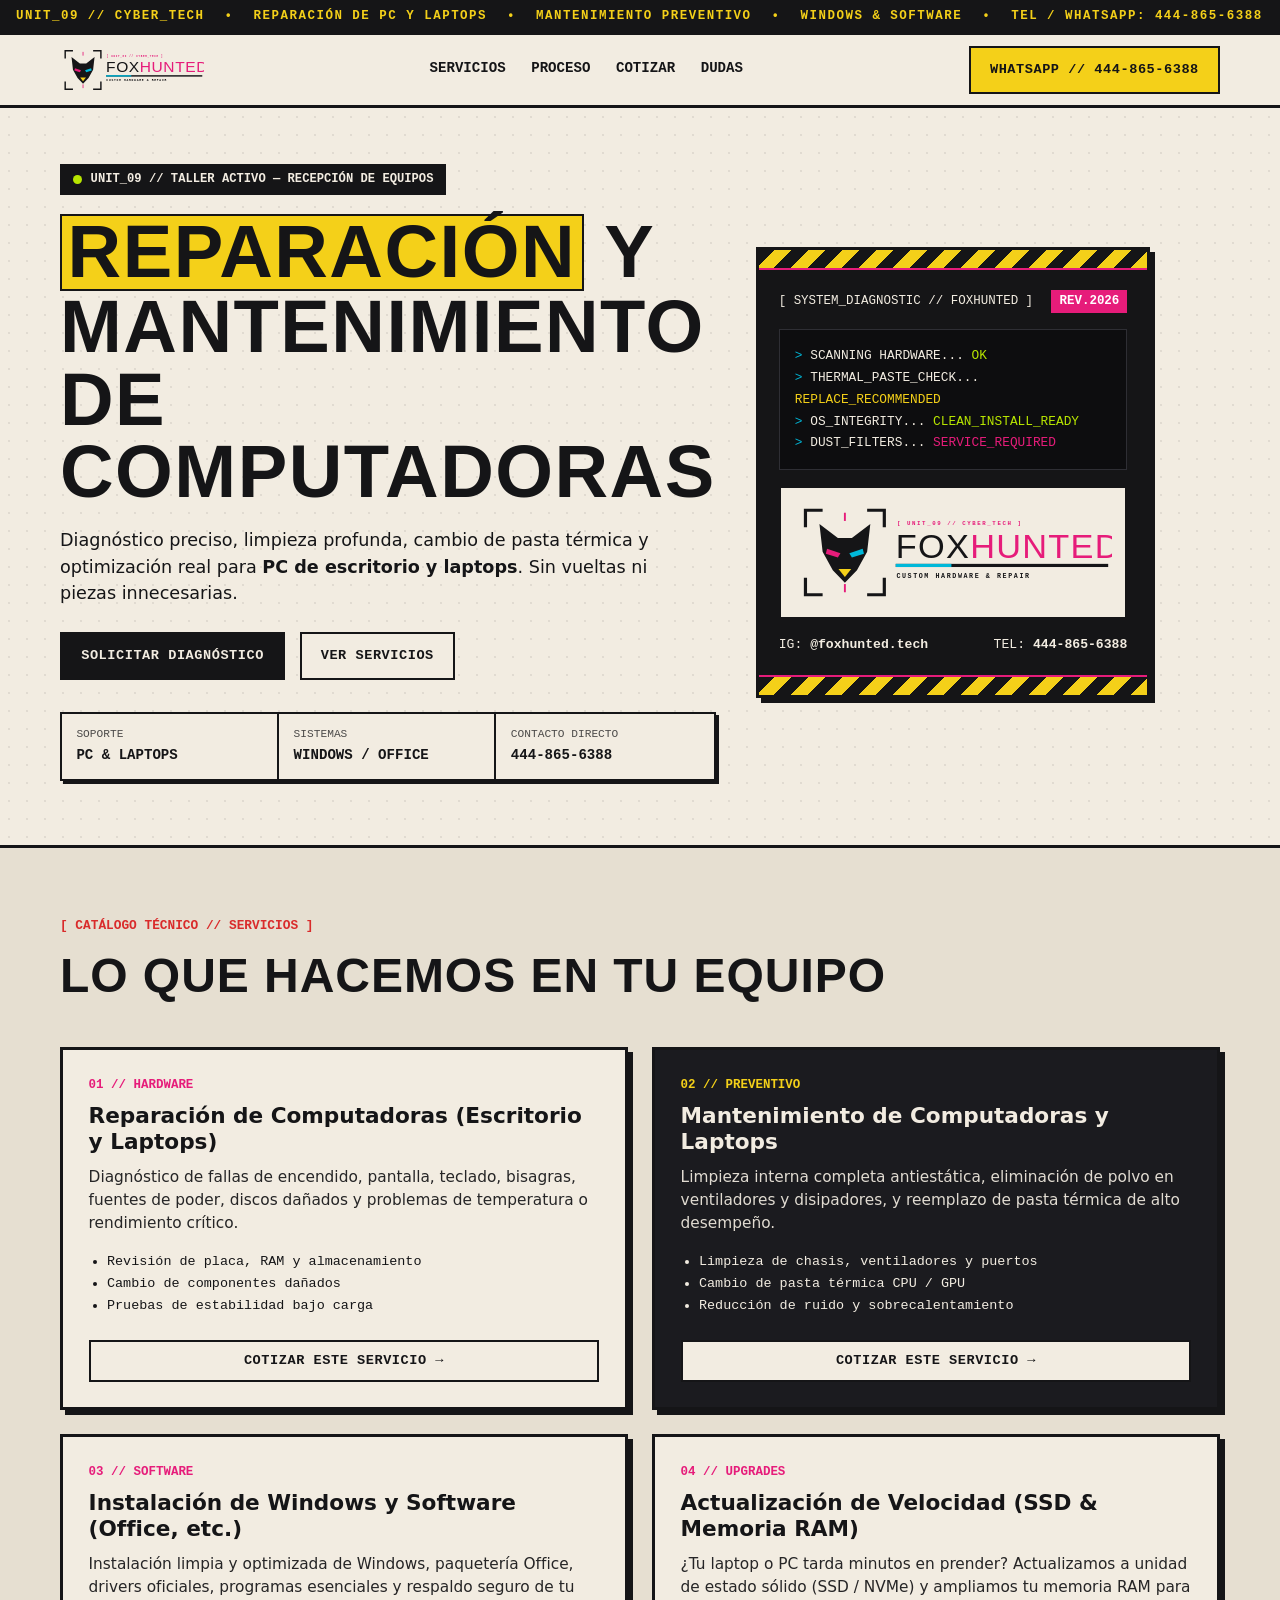
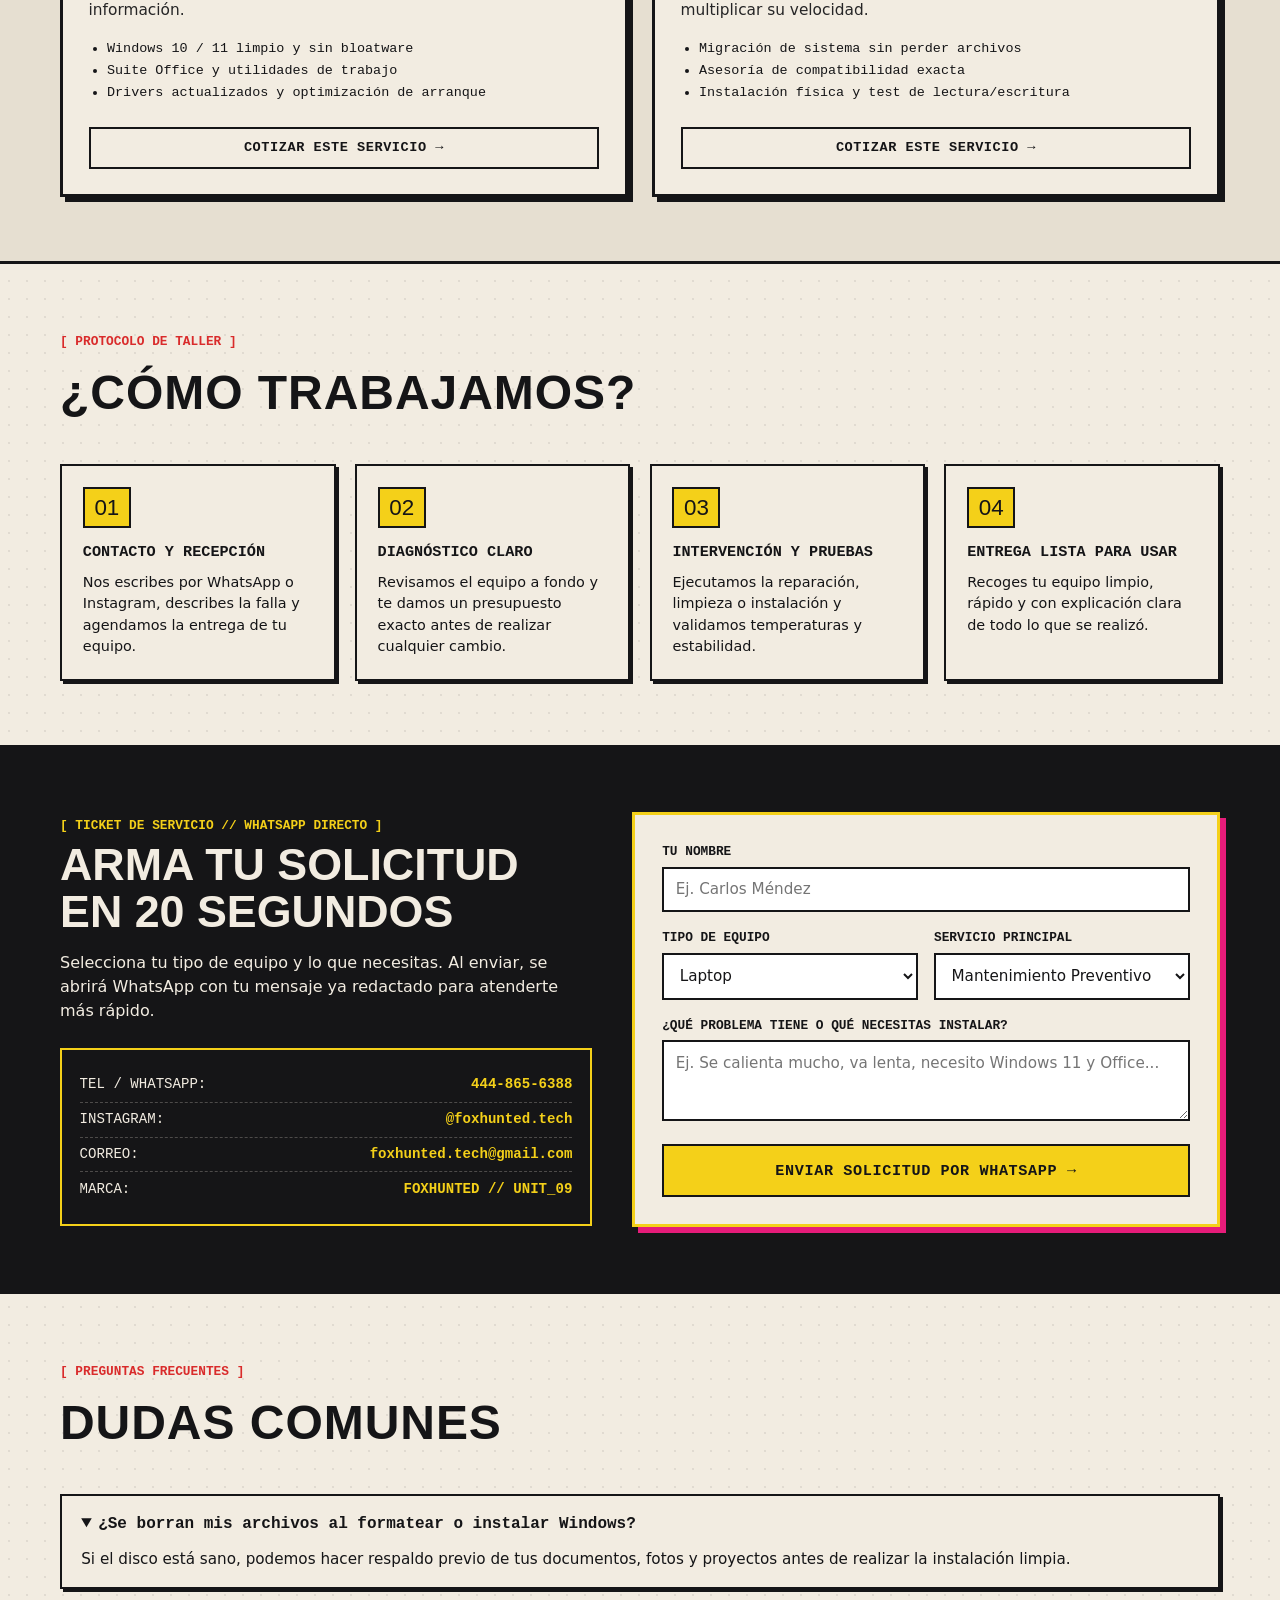
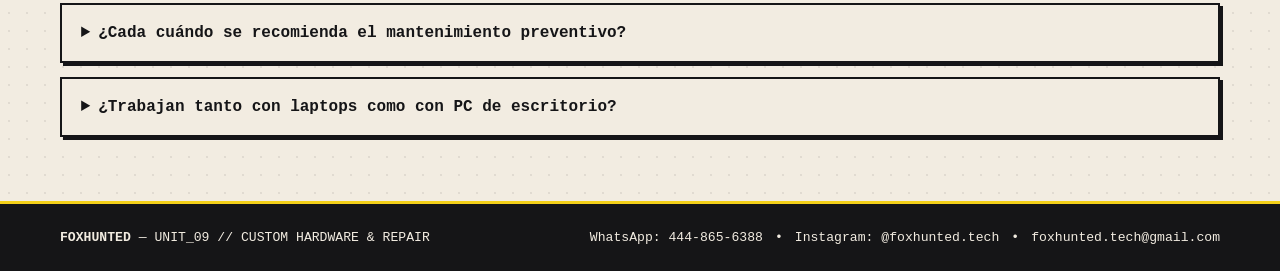
<file: index.html>
<!DOCTYPE html>
<html lang="es">
<head>
  <meta charset="UTF-8" />
  <meta name="viewport" content="width=device-width, initial-scale=1.0" />
  <meta http-equiv="Content-Security-Policy" content="default-src 'self'; style-src 'self' 'unsafe-inline' https://fonts.googleapis.com; font-src 'self' https://fonts.gstatic.com; img-src 'self' data:; script-src 'self'; connect-src 'none'; object-src 'none'; base-uri 'self'; form-action 'self' https://wa.me;" />
  <meta name="referrer" content="strict-origin-when-cross-origin" />
  <title>FOXHUNTED // Reparación y Mantenimiento de Computadoras</title>
  <link rel="icon" type="image/svg+xml" href="assets/favicon.svg" />
  <link rel="icon" type="image/png" href="assets/FOXHUNTED_IG_Avatar.png" />
  <link rel="apple-touch-icon" href="assets/FOXHUNTED_IG_Avatar.png" />
  <meta name="description" content="FOXHUNTED (UNIT_09 // CYBER_TECH): Reparación, mantenimiento preventivo, optimización e instalación de software para PC de escritorio y laptops." />
  <link rel="preconnect" href="https://fonts.googleapis.com" />
  <link rel="preconnect" href="https://fonts.gstatic.com" crossorigin />
  <link href="https://fonts.googleapis.com/css2?family=Anton&family=IBM+Plex+Mono:wght@400;500;700&family=Space+Grotesk:wght@500;700&display=swap" rel="stylesheet" />
  <link rel="stylesheet" href="css/styles.css" />
</head>
<body>
  <!-- Franja superior técnica -->
  <div class="top-ticker">
    <div class="ticker-track">
      <span>UNIT_09 // CYBER_TECH</span>
      <span>•</span>
      <span>REPARACIÓN DE PC Y LAPTOPS</span>
      <span>•</span>
      <span>MANTENIMIENTO PREVENTIVO</span>
      <span>•</span>
      <span>WINDOWS &amp; SOFTWARE</span>
      <span>•</span>
      <span>TEL / WHATSAPP: 444-865-6388</span>
      <span>•</span>
      <span>IG: @foxhunted.tech</span>
      <span>•</span>
      <span>UNIT_09 // CYBER_TECH</span>
      <span>•</span>
      <span>REPARACIÓN DE PC Y LAPTOPS</span>
    </div>
  </div>

  <!-- Navegación principal -->
  <header class="navbar">
    <div class="container nav-inner">
      <a href="#inicio" class="brand-link" aria-label="FOXHUNTED Inicio">
        <img src="assets/FOXHUNTED_Logo_Color.svg" alt="FOXHUNTED Custom Hardware & Repair" class="nav-logo" />
      </a>

      <nav class="nav-links" id="navLinks">
        <a href="#servicios">Servicios</a>
        <a href="#proceso">Proceso</a>
        <a href="#cotizador">Cotizar</a>
        <a href="#faq">Dudas</a>
      </nav>

      <div class="nav-actions">
        <a href="https://wa.me/524448656388?text=Hola%20FOXHUNTED,%20necesito%20informaci%C3%B3n%20sobre%20reparaci%C3%B3n%20o%20mantenimiento." target="_blank" rel="noopener" class="btn btn-primary">
          WHATSAPP // 444-865-6388
        </a>
        <button class="menu-toggle" id="menuToggle" aria-label="Abrir menú">☰</button>
      </div>
    </div>
  </header>

  <main id="inicio">
    <!-- HERO -->
    <section class="hero">
      <div class="container hero-grid">
        <div class="hero-copy">
          <div class="status-pill">
            <span class="dot-live"></span>
            <span>UNIT_09 // TALLER ACTIVO — RECEPCIÓN DE EQUIPOS</span>
          </div>

          <h1 class="hero-title">
            <span class="highlight-yellow">REPARACIÓN</span> Y<br />
            MANTENIMIENTO<br />
            DE COMPUTADORAS
          </h1>

          <p class="hero-lead">
            Diagnóstico preciso, limpieza profunda, cambio de pasta térmica y optimización real para
            <strong>PC de escritorio y laptops</strong>. Sin vueltas ni piezas innecesarias.
          </p>

          <div class="hero-cta-row">
            <a href="#cotizador" class="btn btn-dark">SOLICITAR DIAGNÓSTICO</a>
            <a href="#servicios" class="btn btn-outline">VER SERVICIOS</a>
          </div>

          <div class="hero-specs">
            <div class="spec-item">
              <span class="spec-label">SOPORTE</span>
              <span class="spec-value">PC &amp; LAPTOPS</span>
            </div>
            <div class="spec-item">
              <span class="spec-label">SISTEMAS</span>
              <span class="spec-value">WINDOWS / OFFICE</span>
            </div>
            <div class="spec-item">
              <span class="spec-label">CONTACTO DIRECTO</span>
              <span class="spec-value">444-865-6388</span>
            </div>
          </div>
        </div>

        <!-- Tarjeta visual estilo Zine / Terminal de Diagnóstico -->
        <div class="hero-card">
          <div class="hazard-strip"></div>
          <div class="hero-card-body">
            <div class="card-header-bar">
              <span>[ SYSTEM_DIAGNOSTIC // FOXHUNTED ]</span>
              <span class="tag-magenta">REV.2026</span>
            </div>

            <div class="terminal-screen">
              <div class="terminal-line"><span class="t-cyan">&gt;</span> SCANNING HARDWARE... <span class="t-lime">OK</span></div>
              <div class="terminal-line"><span class="t-cyan">&gt;</span> THERMAL_PASTE_CHECK... <span class="t-yellow">REPLACE_RECOMMENDED</span></div>
              <div class="terminal-line"><span class="t-cyan">&gt;</span> OS_INTEGRITY... <span class="t-lime">CLEAN_INSTALL_READY</span></div>
              <div class="terminal-line"><span class="t-cyan">&gt;</span> DUST_FILTERS... <span class="t-magenta">SERVICE_REQUIRED</span></div>
            </div>

            <div class="card-logo-box">
              <img src="assets/FOXHUNTED_Logo_Color.svg" alt="FOXHUNTED" />
            </div>

            <div class="card-footer-meta">
              <span>IG: <strong>@foxhunted.tech</strong></span>
              <span>TEL: <strong>444-865-6388</strong></span>
            </div>
          </div>
          <div class="hazard-strip"></div>
        </div>
      </div>
    </section>

    <!-- SERVICIOS -->
    <section id="servicios" class="section-services">
      <div class="container">
        <div class="section-head">
          <span class="eyebrow">[ CATÁLOGO TÉCNICO // SERVICIOS ]</span>
          <h2>LO QUE HACEMOS EN TU EQUIPO</h2>
        </div>

        <div class="services-grid">
          <article class="service-card">
            <div class="service-num">01 // HARDWARE</div>
            <h3>Reparación de Computadoras (Escritorio y Laptops)</h3>
            <p>
              Diagnóstico de fallas de encendido, pantalla, teclado, bisagras, fuentes de poder,
              discos dañados y problemas de temperatura o rendimiento crítico.
            </p>
            <ul class="service-list">
              <li>Revisión de placa, RAM y almacenamiento</li>
              <li>Cambio de componentes dañados</li>
              <li>Pruebas de estabilidad bajo carga</li>
            </ul>
            <button class="btn btn-card" data-service="Reparación de PC o Laptop">COTIZAR ESTE SERVICIO →</button>
          </article>

          <article class="service-card service-card-featured">
            <div class="service-num">02 // PREVENTIVO</div>
            <h3>Mantenimiento de Computadoras y Laptops</h3>
            <p>
              Limpieza interna completa antiestática, eliminación de polvo en ventiladores y disipadores,
              y reemplazo de pasta térmica de alto desempeño.
            </p>
            <ul class="service-list">
              <li>Limpieza de chasis, ventiladores y puertos</li>
              <li>Cambio de pasta térmica CPU / GPU</li>
              <li>Reducción de ruido y sobrecalentamiento</li>
            </ul>
            <button class="btn btn-card" data-service="Mantenimiento Preventivo y Pasta Térmica">COTIZAR ESTE SERVICIO →</button>
          </article>

          <article class="service-card">
            <div class="service-num">03 // SOFTWARE</div>
            <h3>Instalación de Windows y Software (Office, etc.)</h3>
            <p>
              Instalación limpia y optimizada de Windows, paquetería Office, drivers oficiales,
              programas esenciales y respaldo seguro de tu información.
            </p>
            <ul class="service-list">
              <li>Windows 10 / 11 limpio y sin bloatware</li>
              <li>Suite Office y utilidades de trabajo</li>
              <li>Drivers actualizados y optimización de arranque</li>
            </ul>
            <button class="btn btn-card" data-service="Instalación de Windows y Software (Office)">COTIZAR ESTE SERVICIO →</button>
          </article>

          <article class="service-card">
            <div class="service-num">04 // UPGRADES</div>
            <h3>Actualización de Velocidad (SSD &amp; Memoria RAM)</h3>
            <p>
              ¿Tu laptop o PC tarda minutos en prender? Actualizamos a unidad de estado sólido (SSD / NVMe)
              y ampliamos tu memoria RAM para multiplicar su velocidad.
            </p>
            <ul class="service-list">
              <li>Migración de sistema sin perder archivos</li>
              <li>Asesoría de compatibilidad exacta</li>
              <li>Instalación física y test de lectura/escritura</li>
            </ul>
            <button class="btn btn-card" data-service="Upgrade de SSD o Memoria RAM">COTIZAR ESTE SERVICIO →</button>
          </article>
        </div>
      </div>
    </section>

    <!-- PROCESO DE TRABAJO -->
    <section id="proceso" class="section-process">
      <div class="container">
        <div class="section-head">
          <span class="eyebrow">[ PROTOCOLO DE TALLER ]</span>
          <h2>¿CÓMO TRABAJAMOS?</h2>
        </div>

        <div class="process-grid">
          <div class="process-step">
            <div class="step-badge">01</div>
            <h4>CONTACTO Y RECEPCIÓN</h4>
            <p>Nos escribes por WhatsApp o Instagram, describes la falla y agendamos la entrega de tu equipo.</p>
          </div>
          <div class="process-step">
            <div class="step-badge">02</div>
            <h4>DIAGNÓSTICO CLARO</h4>
            <p>Revisamos el equipo a fondo y te damos un presupuesto exacto antes de realizar cualquier cambio.</p>
          </div>
          <div class="process-step">
            <div class="step-badge">03</div>
            <h4>INTERVENCIÓN Y PRUEBAS</h4>
            <p>Ejecutamos la reparación, limpieza o instalación y validamos temperaturas y estabilidad.</p>
          </div>
          <div class="process-step">
            <div class="step-badge">04</div>
            <h4>ENTREGA LISTA PARA USAR</h4>
            <p>Recoges tu equipo limpio, rápido y con explicación clara de todo lo que se realizó.</p>
          </div>
        </div>
      </div>
    </section>

    <!-- COTIZADOR INTERACTIVO -->
    <section id="cotizador" class="section-quote">
      <div class="container quote-layout">
        <div class="quote-info">
          <span class="eyebrow">[ TICKET DE SERVICIO // WHATSAPP DIRECTO ]</span>
          <h2>ARMA TU SOLICITUD EN 20 SEGUNDOS</h2>
          <p>
            Selecciona tu tipo de equipo y lo que necesitas. Al enviar, se abrirá WhatsApp con tu
            mensaje ya redactado para atenderte más rápido.
          </p>

          <div class="contact-box">
            <div class="contact-row">
              <span class="contact-k">TEL / WHATSAPP:</span>
              <a href="tel:4448656388" class="contact-v">444-865-6388</a>
            </div>
            <div class="contact-row">
              <span class="contact-k">INSTAGRAM:</span>
              <a href="https://instagram.com/foxhunted.tech" target="_blank" rel="noopener noreferrer" class="contact-v">@foxhunted.tech</a>
            </div>
            <div class="contact-row">
              <span class="contact-k">CORREO:</span>
              <a href="mailto:foxhunted.tech@gmail.com" class="contact-v">foxhunted.tech@gmail.com</a>
            </div>
            <div class="contact-row">
              <span class="contact-k">MARCA:</span>
              <span class="contact-v">FOXHUNTED // UNIT_09</span>
            </div>
          </div>
        </div>

        <form class="quote-form" id="quoteForm" autocomplete="off">
          <!-- Campo honeypot invisible para frenar bots automatizados -->
          <div class="hp-field" aria-hidden="true">
            <label for="companyWebsite">No llenar este campo</label>
            <input type="text" id="companyWebsite" name="companyWebsite" tabindex="-1" autocomplete="off" />
          </div>

          <div class="form-group">
            <label for="clientName">Tu nombre</label>
            <input type="text" id="clientName" maxlength="60" placeholder="Ej. Carlos Méndez" required />
          </div>

          <div class="form-row">
            <div class="form-group">
              <label for="deviceType">Tipo de equipo</label>
              <select id="deviceType">
                <option value="Laptop">Laptop</option>
                <option value="PC de Escritorio">PC de Escritorio</option>
                <option value="All-in-One">All-in-One</option>
              </select>
            </div>

            <div class="form-group">
              <label for="serviceSelect">Servicio principal</label>
              <select id="serviceSelect">
                <option value="Mantenimiento Preventivo y Pasta Térmica">Mantenimiento Preventivo</option>
                <option value="Reparación de PC o Laptop">Reparación de Hardware</option>
                <option value="Instalación de Windows y Software (Office)">Windows y Software (Office)</option>
                <option value="Upgrade de SSD o Memoria RAM">Upgrade SSD / RAM</option>
              </select>
            </div>
          </div>

          <div class="form-group">
            <label for="issueDetails">¿Qué problema tiene o qué necesitas instalar?</label>
            <textarea id="issueDetails" rows="3" maxlength="350" placeholder="Ej. Se calienta mucho, va lenta, necesito Windows 11 y Office..."></textarea>
          </div>

          <button type="submit" class="btn btn-primary btn-full">
            ENVIAR SOLICITUD POR WHATSAPP →
          </button>
        </form>
      </div>
    </section>

    <!-- FAQ -->
    <section id="faq" class="section-faq">
      <div class="container">
        <div class="section-head">
          <span class="eyebrow">[ PREGUNTAS FRECUENTES ]</span>
          <h2>DUDAS COMUNES</h2>
        </div>

        <div class="faq-list">
          <details class="faq-item" open>
            <summary>¿Se borran mis archivos al formatear o instalar Windows?</summary>
            <p>Si el disco está sano, podemos hacer respaldo previo de tus documentos, fotos y proyectos antes de realizar la instalación limpia.</p>
          </details>
          <details class="faq-item">
            <summary>¿Cada cuándo se recomienda el mantenimiento preventivo?</summary>
            <p>Lo ideal es cada 6 a 12 meses, dependiendo del uso y el polvo del lugar donde trabajes. Si el ventilador suena fuerte o se calienta, ya es momento.</p>
          </details>
          <details class="faq-item">
            <summary>¿Trabajan tanto con laptops como con PC de escritorio?</summary>
            <p>Sí, atendemos laptops de estudio, trabajo o gaming y computadoras de escritorio armadas o de marca.</p>
          </details>
        </div>
      </div>
    </section>
  </main>

  <footer class="footer">
    <div class="container footer-inner">
      <div class="footer-brand">
        <strong>FOXHUNTED</strong> — UNIT_09 // CUSTOM HARDWARE &amp; REPAIR
      </div>
      <div class="footer-meta">
        <span>WhatsApp: 444-865-6388</span>
        <span>•</span>
        <span>Instagram: @foxhunted.tech</span>
        <span>•</span>
        <span>foxhunted.tech@gmail.com</span>
      </div>
    </div>
  </footer>

  <script src="js/main.js"></script>
</body>
</html>
</file>
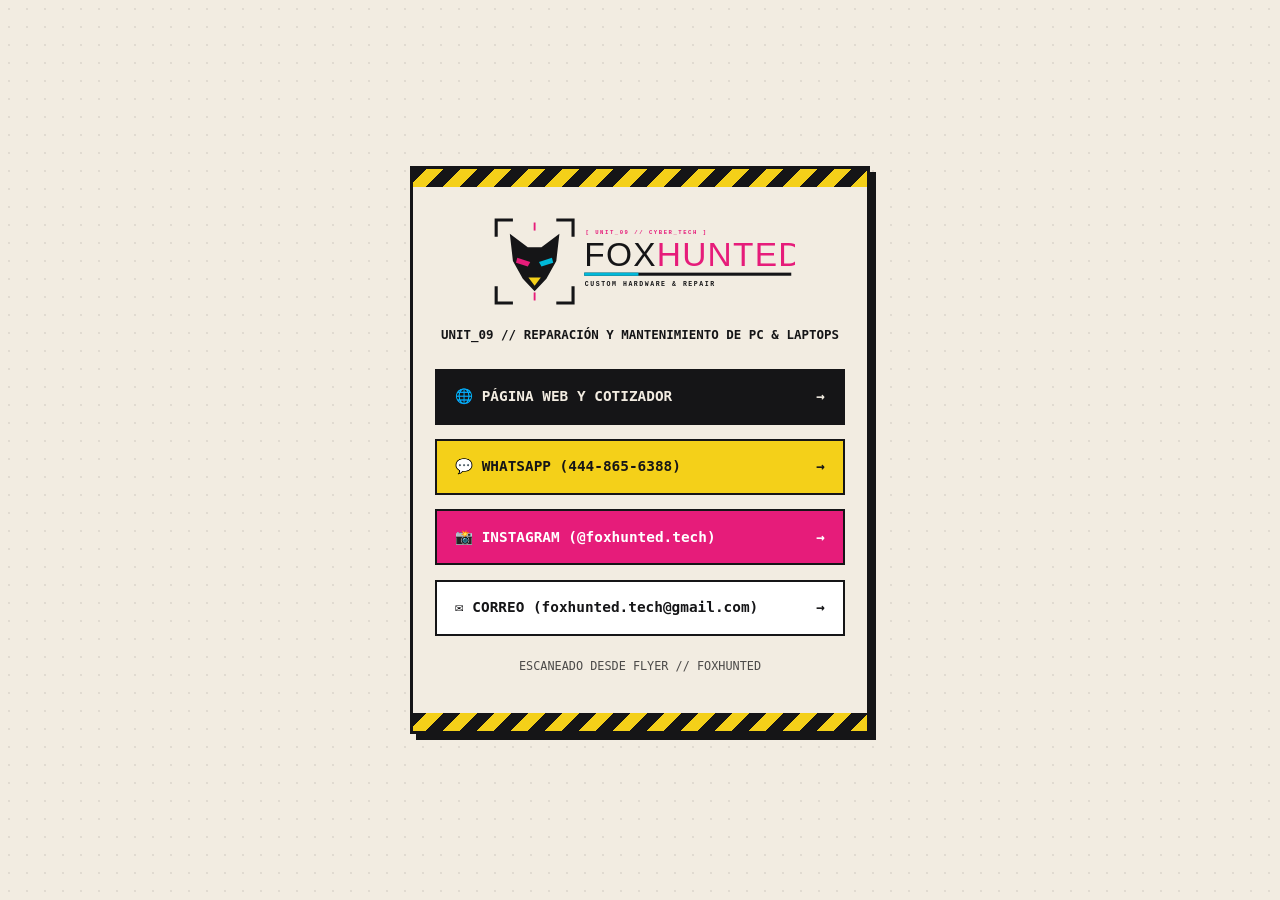
<file: links.html>
<!DOCTYPE html>
<html lang="es">
<head>
  <meta charset="UTF-8" />
  <meta name="viewport" content="width=device-width, initial-scale=1.0" />
  <meta http-equiv="Content-Security-Policy" content="default-src 'self'; style-src 'self' 'unsafe-inline' https://fonts.googleapis.com; font-src 'self' https://fonts.gstatic.com; img-src 'self' data:; script-src 'self'; connect-src 'none'; object-src 'none'; base-uri 'self';" />
  <meta name="referrer" content="strict-origin-when-cross-origin" />
  <title>FOXHUNTED // Enlaces Oficiales</title>
  <link rel="icon" type="image/svg+xml" href="assets/favicon.svg" />
  <link rel="icon" type="image/png" href="assets/FOXHUNTED_IG_Avatar.png" />
  <link rel="apple-touch-icon" href="assets/FOXHUNTED_IG_Avatar.png" />
  <link rel="preconnect" href="https://fonts.googleapis.com" />
  <link rel="preconnect" href="https://fonts.gstatic.com" crossorigin />
  <link href="https://fonts.googleapis.com/css2?family=Anton&family=IBM+Plex+Mono:wght@400;700&family=Space+Grotesk:wght@500;700&display=swap" rel="stylesheet" />
  <link rel="stylesheet" href="css/styles.css" />
  <style>
    .hub-wrap {
      min-height: 100vh;
      display: flex;
      align-items: center;
      justify-content: center;
      padding: 2rem 1rem;
    }
    .hub-card {
      width: min(460px, 100%);
      background: var(--paper);
      border: 3px solid var(--ink);
      box-shadow: 6px 6px 0 var(--ink);
    }
    .hub-body {
      padding: 1.6rem 1.4rem;
    }
    .hub-logo {
      width: 100%;
      max-width: 310px;
      margin: 0 auto 0.9rem;
      display: block;
    }
    .hub-sub {
      text-align: center;
      font-family: var(--font-mono);
      font-size: 0.78rem;
      font-weight: 700;
      margin: 0 0 1.5rem;
    }
    .hub-links {
      display: grid;
      gap: 0.9rem;
    }
    .hub-btn {
      display: flex;
      align-items: center;
      justify-content: space-between;
      padding: 0.95rem 1.1rem;
      border: 2.5px solid var(--ink);
      text-decoration: none;
      font-family: var(--font-mono);
      font-weight: 700;
      font-size: 0.9rem;
      color: var(--ink);
      background: #fff;
      transition: transform 0.12s ease, box-shadow 0.12s ease;
    }
    .hub-btn:hover {
      transform: translate(-2px, -2px);
      box-shadow: 4px 4px 0 var(--ink);
    }
    .hub-btn-wa { background: var(--yellow); }
    .hub-btn-ig { background: var(--magenta); color: #fff; }
    .hub-btn-web { background: var(--ink); color: var(--paper); }
    .hub-foot {
      margin-top: 1.4rem;
      text-align: center;
      font-family: var(--font-mono);
      font-size: 0.74rem;
      opacity: 0.75;
    }
  </style>
</head>
<body>
  <main class="hub-wrap">
    <section class="hub-card">
      <div class="hazard-strip"></div>
      <div class="hub-body">
        <img src="assets/FOXHUNTED_Logo_Color.svg" alt="FOXHUNTED" class="hub-logo" />
        <p class="hub-sub">UNIT_09 // REPARACIÓN Y MANTENIMIENTO DE PC &amp; LAPTOPS</p>

        <div class="hub-links">
          <a href="index.html" class="hub-btn hub-btn-web">
            <span>🌐 PÁGINA WEB Y COTIZADOR</span>
            <span>→</span>
          </a>

          <a href="https://wa.me/524448656388?text=Hola%20FOXHUNTED,%20vengo%20de%20tu%20c%C3%B3digo%20QR%20y%20necesito%20cotizar%20un%20servicio." target="_blank" rel="noopener" class="hub-btn hub-btn-wa">
            <span>💬 WHATSAPP (444-865-6388)</span>
            <span>→</span>
          </a>

          <a href="https://instagram.com/foxhunted.tech" target="_blank" rel="noopener noreferrer" class="hub-btn hub-btn-ig">
            <span>📸 INSTAGRAM (@foxhunted.tech)</span>
            <span>→</span>
          </a>

          <a href="mailto:foxhunted.tech@gmail.com" class="hub-btn">
            <span>✉️ CORREO (foxhunted.tech@gmail.com)</span>
            <span>→</span>
          </a>
        </div>

        <p class="hub-foot">ESCANEADO DESDE FLYER // FOXHUNTED</p>
      </div>
      <div class="hazard-strip"></div>
    </section>
  </main>
</body>
</html>
</file>
<file: css/styles.css>
:root {
  --paper: #f2ece1;
  --paper-dark: #e6dfd1;
  --ink: #151517;
  --yellow: #f4d019;
  --magenta: #e61c7a;
  --cyan: #00b8d9;
  --crimson: #d92b2b;
  --lime: #b8e600;

  --font-display: 'Anton', Impact, 'Arial Black', sans-serif;
  --font-body: 'Space Grotesk', system-ui, -apple-system, sans-serif;
  --font-mono: 'IBM Plex Mono', Consolas, monospace;

  --shadow-hard: 5px 5px 0 var(--ink);
  --shadow-hard-sm: 3px 3px 0 var(--ink);
}

*,
*::before,
*::after {
  box-sizing: border-box;
}

html {
  scroll-behavior: smooth;
}

body {
  margin: 0;
  background-color: var(--paper);
  background-image: radial-gradient(rgba(21, 21, 23, 0.08) 1px, transparent 1px);
  background-size: 18px 18px;
  color: var(--ink);
  font-family: var(--font-body);
  line-height: 1.5;
}

.container {
  width: min(1160px, 92%);
  margin-inline: auto;
}

/* Ticker superior */
.top-ticker {
  background: var(--ink);
  color: var(--yellow);
  font-family: var(--font-mono);
  font-size: 0.78rem;
  font-weight: 700;
  letter-spacing: 0.12em;
  overflow: hidden;
  border-bottom: 2px solid var(--ink);
  padding: 0.45rem 0;
}

.ticker-track {
  display: flex;
  gap: 1.25rem;
  white-space: nowrap;
  padding-inline: 1rem;
  animation: tickerScroll 28s linear infinite;
}

@keyframes tickerScroll {
  0% { transform: translateX(0); }
  100% { transform: translateX(-35%); }
}

/* Navbar */
.navbar {
  position: sticky;
  top: 0;
  z-index: 50;
  background: var(--paper);
  border-bottom: 3px solid var(--ink);
}

.nav-inner {
  display: flex;
  align-items: center;
  justify-content: space-between;
  gap: 1rem;
  padding: 0.7rem 0;
}

.nav-logo {
  height: 46px;
  width: auto;
  display: block;
}

.nav-links {
  display: flex;
  gap: 1.6rem;
  font-family: var(--font-mono);
  font-size: 0.88rem;
  font-weight: 700;
  text-transform: uppercase;
}

.nav-links a {
  color: var(--ink);
  text-decoration: none;
  border-bottom: 2px solid transparent;
  transition: border-color 0.15s ease;
}

.nav-links a:hover {
  border-bottom-color: var(--magenta);
}

.nav-actions {
  display: flex;
  align-items: center;
  gap: 0.75rem;
}

.menu-toggle {
  display: none;
  background: var(--yellow);
  border: 2px solid var(--ink);
  font-size: 1.2rem;
  padding: 0.3rem 0.65rem;
  cursor: pointer;
}

/* Botones */
.btn {
  display: inline-flex;
  align-items: center;
  justify-content: center;
  font-family: var(--font-mono);
  font-weight: 700;
  font-size: 0.85rem;
  letter-spacing: 0.04em;
  text-decoration: none;
  padding: 0.72rem 1.2rem;
  border: 2.5px solid var(--ink);
  cursor: pointer;
  transition: transform 0.12s ease, box-shadow 0.12s ease;
}

.btn:hover {
  transform: translate(-2px, -2px);
  box-shadow: var(--shadow-hard-sm);
}

.btn-primary {
  background: var(--yellow);
  color: var(--ink);
}

.btn-dark {
  background: var(--ink);
  color: var(--paper);
}

.btn-outline {
  background: var(--paper);
  color: var(--ink);
}

.btn-card {
  width: 100%;
  margin-top: auto;
  background: var(--paper);
  color: var(--ink);
}

.btn-card:hover {
  background: var(--yellow);
}

.btn-full {
  width: 100%;
  padding: 0.95rem;
  font-size: 0.95rem;
}

/* Hero */
.hero {
  padding: 3.5rem 0 4rem;
}

.hero-grid {
  display: grid;
  grid-template-columns: 1.15fr 0.85fr;
  gap: 2.5rem;
  align-items: center;
}

.status-pill {
  display: inline-flex;
  align-items: center;
  gap: 0.55rem;
  background: var(--ink);
  color: var(--paper);
  font-family: var(--font-mono);
  font-size: 0.76rem;
  font-weight: 700;
  padding: 0.4rem 0.8rem;
  margin-bottom: 1.2rem;
}

.dot-live {
  width: 9px;
  height: 9px;
  border-radius: 50%;
  background: var(--lime);
  display: inline-block;
}

.hero-title {
  font-family: var(--font-display);
  font-size: clamp(2.8rem, 5.8vw, 4.7rem);
  line-height: 0.98;
  letter-spacing: 0.02em;
  margin: 0 0 1.15rem;
  text-transform: uppercase;
}

.highlight-yellow {
  background: var(--yellow);
  padding: 0 0.35rem;
  border: 2.5px solid var(--ink);
  display: inline-block;
}

.hero-lead {
  font-size: 1.1rem;
  max-width: 54ch;
  margin: 0 0 1.6rem;
}

.hero-cta-row {
  display: flex;
  flex-wrap: wrap;
  gap: 0.9rem;
  margin-bottom: 2rem;
}

.hero-specs {
  display: grid;
  grid-template-columns: repeat(3, 1fr);
  border: 2.5px solid var(--ink);
  background: var(--paper);
  box-shadow: var(--shadow-hard-sm);
}

.spec-item {
  padding: 0.75rem 0.9rem;
  border-right: 2px solid var(--ink);
}

.spec-item:last-child {
  border-right: none;
}

.spec-label {
  display: block;
  font-family: var(--font-mono);
  font-size: 0.7rem;
  opacity: 0.75;
}

.spec-value {
  font-family: var(--font-mono);
  font-size: 0.88rem;
  font-weight: 700;
}

/* Hero Card */
.hero-card {
  border: 3px solid var(--ink);
  background: var(--ink);
  box-shadow: var(--shadow-hard);
}

.hazard-strip {
  height: 18px;
  background: repeating-linear-gradient(
    -45deg,
    var(--yellow),
    var(--yellow) 12px,
    var(--ink) 12px,
    var(--ink) 24px
  );
}

.hero-card-body {
  padding: 1.25rem;
  background: var(--ink);
  color: var(--paper);
  border-top: 2px solid var(--magenta);
  border-bottom: 2px solid var(--magenta);
}

.card-header-bar {
  display: flex;
  justify-content: space-between;
  align-items: center;
  font-family: var(--font-mono);
  font-size: 0.78rem;
  margin-bottom: 1rem;
}

.tag-magenta {
  background: var(--magenta);
  color: #fff;
  padding: 0.15rem 0.5rem;
  font-weight: 700;
}

.terminal-screen {
  background: #0d0d0f;
  border: 1.5px solid #2e2e34;
  padding: 0.95rem;
  font-family: var(--font-mono);
  font-size: 0.8rem;
  line-height: 1.7;
  margin-bottom: 1rem;
}

.t-cyan { color: var(--cyan); }
.t-lime { color: var(--lime); }
.t-yellow { color: var(--yellow); }
.t-magenta { color: var(--magenta); }

.card-logo-box {
  background: var(--paper);
  border: 2px solid var(--ink);
  padding: 0.85rem;
  margin-bottom: 1rem;
}

.card-logo-box img {
  width: 100%;
  height: auto;
  display: block;
}

.card-footer-meta {
  display: flex;
  justify-content: space-between;
  font-family: var(--font-mono);
  font-size: 0.82rem;
  color: var(--paper);
}

/* Secciones comunes */
.section-services,
.section-process,
.section-quote,
.section-faq {
  padding: 4rem 0;
  border-top: 3px solid var(--ink);
}

.section-services {
  background: var(--paper-dark);
}

.section-head {
  margin-bottom: 2.2rem;
}

.eyebrow {
  display: inline-block;
  font-family: var(--font-mono);
  font-size: 0.8rem;
  font-weight: 700;
  color: var(--crimson);
  margin-bottom: 0.35rem;
}

.section-head h2 {
  font-family: var(--font-display);
  font-size: clamp(2rem, 4vw, 3rem);
  margin: 0;
  letter-spacing: 0.02em;
  text-transform: uppercase;
}

/* Grid de Servicios */
.services-grid {
  display: grid;
  grid-template-columns: repeat(2, 1fr);
  gap: 1.5rem;
}

.service-card {
  background: var(--paper);
  border: 3px solid var(--ink);
  padding: 1.6rem;
  box-shadow: var(--shadow-hard);
  display: flex;
  flex-direction: column;
}

.service-card-featured {
  background: #1b1b1f;
  color: var(--paper);
}

.service-num {
  font-family: var(--font-mono);
  font-size: 0.78rem;
  font-weight: 700;
  color: var(--magenta);
  margin-bottom: 0.5rem;
}

.service-card-featured .service-num {
  color: var(--yellow);
}

.service-card h3 {
  font-size: 1.35rem;
  margin: 0 0 0.7rem;
  line-height: 1.2;
}

.service-card p {
  margin: 0 0 1rem;
  font-size: 0.96rem;
  opacity: 0.92;
}

.service-list {
  margin: 0 0 1.4rem;
  padding-left: 1.15rem;
  font-family: var(--font-mono);
  font-size: 0.84rem;
  line-height: 1.65;
}

/* Proceso */
.process-grid {
  display: grid;
  grid-template-columns: repeat(4, 1fr);
  gap: 1.2rem;
}

.process-step {
  background: var(--paper);
  border: 2.5px solid var(--ink);
  padding: 1.3rem;
  box-shadow: var(--shadow-hard-sm);
}

.step-badge {
  display: inline-block;
  background: var(--yellow);
  border: 2px solid var(--ink);
  font-family: var(--font-display);
  font-size: 1.4rem;
  padding: 0.1rem 0.6rem;
  margin-bottom: 0.8rem;
}

.process-step h4 {
  font-family: var(--font-mono);
  font-size: 0.95rem;
  margin: 0 0 0.5rem;
}

.process-step p {
  margin: 0;
  font-size: 0.9rem;
}

/* Cotizador */
.section-quote {
  background: var(--ink);
  color: var(--paper);
}

.section-quote .eyebrow {
  color: var(--yellow);
}

.quote-layout {
  display: grid;
  grid-template-columns: 0.95fr 1.05fr;
  gap: 2.5rem;
  align-items: start;
}

.quote-info h2 {
  font-family: var(--font-display);
  font-size: clamp(2rem, 3.8vw, 2.8rem);
  margin: 0 0 0.9rem;
  line-height: 1.05;
}

.contact-box {
  margin-top: 1.6rem;
  border: 2px solid var(--yellow);
  padding: 1.1rem;
  font-family: var(--font-mono);
  font-size: 0.88rem;
}

.contact-row {
  display: flex;
  justify-content: space-between;
  padding: 0.4rem 0;
  border-bottom: 1px dashed rgba(242, 236, 225, 0.25);
}

.contact-row:last-child {
  border-bottom: none;
}

.contact-v {
  color: var(--yellow);
  text-decoration: none;
  font-weight: 700;
}

.quote-form {
  background: var(--paper);
  color: var(--ink);
  border: 3px solid var(--yellow);
  padding: 1.7rem;
  box-shadow: 6px 6px 0 var(--magenta);
}

.form-row {
  display: grid;
  grid-template-columns: 1fr 1fr;
  gap: 1rem;
}

.form-group {
  margin-bottom: 1rem;
}

.form-group label {
  display: block;
  font-family: var(--font-mono);
  font-size: 0.8rem;
  font-weight: 700;
  margin-bottom: 0.35rem;
  text-transform: uppercase;
}

.form-group input,
.form-group select,
.form-group textarea {
  width: 100%;
  padding: 0.72rem;
  border: 2px solid var(--ink);
  background: #fff;
  font-family: var(--font-body);
  font-size: 0.95rem;
  color: var(--ink);
}

/* FAQ */
.faq-list {
  display: grid;
  gap: 0.9rem;
}

.faq-item {
  background: var(--paper);
  border: 2.5px solid var(--ink);
  padding: 1rem 1.2rem;
  box-shadow: var(--shadow-hard-sm);
}

.faq-item summary {
  font-family: var(--font-mono);
  font-weight: 700;
  cursor: pointer;
}

.faq-item p {
  margin: 0.75rem 0 0;
  font-size: 0.95rem;
}

/* Footer */
.footer {
  background: var(--ink);
  color: var(--paper);
  border-top: 3px solid var(--yellow);
  padding: 1.5rem 0;
  font-family: var(--font-mono);
  font-size: 0.82rem;
}

.footer-inner {
  display: flex;
  flex-wrap: wrap;
  justify-content: space-between;
  gap: 0.8rem;
}

.footer-meta {
  display: flex;
  gap: 0.75rem;
}

/* Campo honeypot oculto (anti-bot) */
.hp-field {
  position: absolute;
  left: -9999px;
  width: 1px;
  height: 1px;
  overflow: hidden;
  opacity: 0;
  pointer-events: none;
}

/* Responsive */
@media (max-width: 920px) {
  .hero-grid,
  .services-grid,
  .process-grid,
  .quote-layout {
    grid-template-columns: 1fr;
  }

  .nav-links {
    display: none;
    position: absolute;
    top: 100%;
    left: 0;
    right: 0;
    background: var(--paper);
    border-bottom: 3px solid var(--ink);
    flex-direction: column;
    padding: 1rem 4%;
  }

  .nav-links.open {
    display: flex;
  }

  .menu-toggle {
    display: inline-block;
  }

  .hero-specs,
  .form-row {
    grid-template-columns: 1fr;
  }

  .spec-item {
    border-right: none;
    border-bottom: 2px solid var(--ink);
  }

  .spec-item:last-child {
    border-bottom: none;
  }
}
</file>
